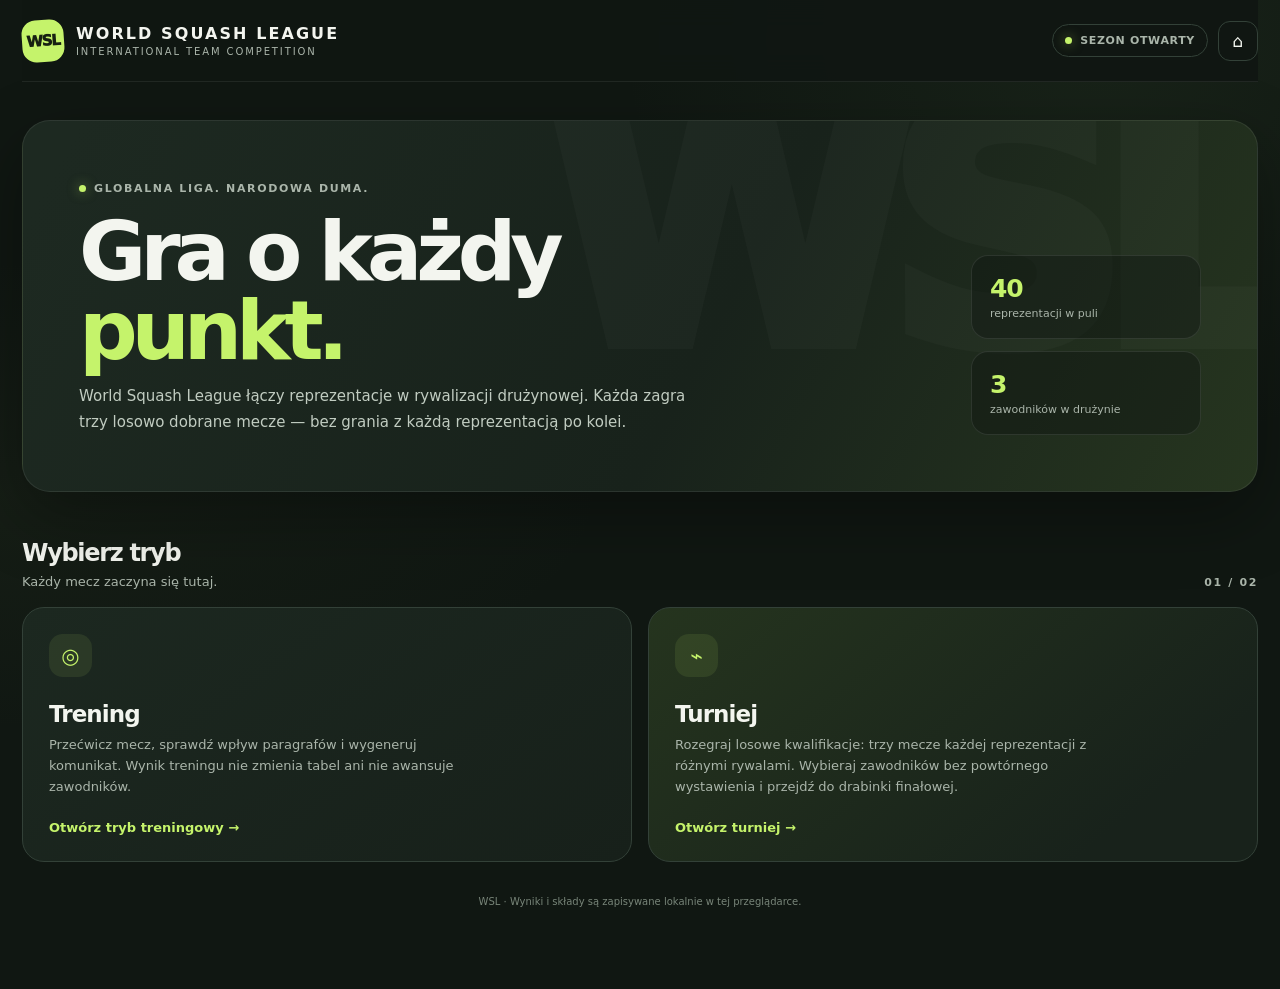
<file: index.html>
<!doctype html>
<html lang="pl">
<head>
  <meta charset="utf-8">
  <meta name="viewport" content="width=device-width, initial-scale=1">
  <meta name="theme-color" content="#101712">
  <title>WSL — World Squash League</title>
  <style>
    :root {
      color-scheme: dark;
      --bg: #101712;
      --panel: #19231d;
      --panel-2: #202c24;
      --line: #334138;
      --text: #f3f5ef;
      --muted: #aab5aa;
      --lime: #c5f36b;
      --lime-dark: #9dc94e;
      --orange: #ff9a67;
      --red: #ff7777;
      --shadow: 0 24px 70px #0005;
      font-family: Inter, ui-sans-serif, system-ui, -apple-system, "Segoe UI", sans-serif;
    }

    * { box-sizing: border-box; }
    body {
      margin: 0;
      min-width: 320px;
      background:
        radial-gradient(ellipse at 86% 4%, #52744520 0, transparent 30rem),
        radial-gradient(ellipse at 0% 50%, #596d3d14 0, transparent 38rem),
        var(--bg);
      color: var(--text);
    }
    button, input, select { font: inherit; }
    button { cursor: pointer; }
    .shell { width: min(1240px, calc(100% - 44px)); margin: 0 auto; }
    .topbar {
      position: sticky;
      top: 0;
      z-index: 25;
      display: flex;
      align-items: center;
      justify-content: space-between;
      gap: 20px;
      min-height: 82px;
      border-bottom: 1px solid #ffffff12;
      background: #101712f2;
      backdrop-filter: blur(14px);
    }
    .brand { display: flex; align-items: center; gap: 12px; }
    .brand-mark {
      display: grid;
      place-items: center;
      width: 42px;
      height: 42px;
      border-radius: 14px;
      background: var(--lime);
      color: #172012;
      font-size: 15px;
      font-weight: 950;
      letter-spacing: -.08em;
      transform: rotate(-4deg);
    }
    .brand-name { font-size: 16px; font-weight: 850; letter-spacing: .13em; }
    .brand-sub { margin-top: 3px; color: var(--muted); font-size: 10px; letter-spacing: .19em; text-transform: uppercase; }
    .top-actions { display: flex; align-items: center; gap: 10px; }
    .status-pill, .eyebrow {
      display: inline-flex;
      align-items: center;
      gap: 8px;
      color: var(--muted);
      font-size: 11px;
      font-weight: 750;
      letter-spacing: .15em;
      text-transform: uppercase;
    }
    .status-pill { padding: 9px 12px; border: 1px solid var(--line); border-radius: 99px; letter-spacing: .06em; }
    .status-dot { width: 7px; height: 7px; border-radius: 50%; background: var(--lime); box-shadow: 0 0 12px #c5f36b80; }
    .icon-button, .nav-button, .button {
      border: 1px solid var(--line);
      background: transparent;
      color: var(--text);
      transition: .18s ease;
    }
    .icon-button { display: grid; place-items: center; width: 40px; height: 40px; border-radius: 12px; font-size: 17px; }
    .icon-button:hover, .nav-button:hover, .button:hover { border-color: var(--lime); color: var(--lime); }
    main { padding: 38px 0 72px; }
    .view { display: none; }
    .view.active { display: block; animation: appear .28s ease both; }
    @keyframes appear { from { opacity: 0; transform: translateY(7px); } to { opacity: 1; transform: none; } }
    .hero {
      position: relative;
      overflow: hidden;
      display: grid;
      grid-template-columns: minmax(0, 1fr) 230px;
      gap: 32px;
      align-items: end;
      min-height: 300px;
      padding: clamp(28px, 5vw, 56px);
      border: 1px solid #ffffff14;
      border-radius: 28px;
      background: linear-gradient(118deg, #1d2921 4%, #18221b 56%, #26351f 100%);
      box-shadow: var(--shadow);
    }
    .hero::after {
      content: "WSL";
      position: absolute;
      right: -15px;
      top: -60px;
      color: #ffffff06;
      font-size: clamp(190px, 29vw, 340px);
      font-weight: 950;
      letter-spacing: -.1em;
      line-height: 1;
      pointer-events: none;
    }
    .hero-copy, .hero-aside { position: relative; z-index: 1; }
    h1 { max-width: 760px; margin: 17px 0 14px; font-size: clamp(42px, 7vw, 82px); line-height: .96; letter-spacing: -.075em; }
    .hero h1 span { color: var(--lime); }
    .hero-copy p { max-width: 610px; margin: 0; color: #c1ccc1; font-size: 15px; line-height: 1.7; }
    .hero-aside { display: flex; flex-direction: column; gap: 12px; }
    .mini-stat { padding: 18px; border: 1px solid #ffffff18; border-radius: 17px; background: #10171273; }
    .mini-stat strong { display: block; color: var(--lime); font-size: 25px; letter-spacing: -.05em; }
    .mini-stat span { display: block; margin-top: 4px; color: var(--muted); font-size: 11px; }
    .section-heading { display: flex; align-items: end; justify-content: space-between; gap: 16px; margin: 47px 0 18px; }
    .section-heading h2, .page-title h1 { margin: 0; letter-spacing: -.055em; }
    .section-heading h2 { font-size: 24px; }
    .section-heading p { margin: 0; color: var(--muted); font-size: 13px; }
    .mode-grid { display: grid; grid-template-columns: repeat(2, minmax(0, 1fr)); gap: 16px; }
    .mode-card {
      position: relative;
      overflow: hidden;
      display: flex;
      flex-direction: column;
      align-items: flex-start;
      min-height: 242px;
      padding: 26px;
      border: 1px solid var(--line);
      border-radius: 22px;
      background: linear-gradient(145deg, #1c2820, #17201a);
      color: var(--text);
      text-align: left;
      transition: transform .2s ease, border-color .2s ease, background .2s ease;
    }
    .mode-card:hover { transform: translateY(-4px); border-color: #c5f36b7a; background: #202c23; }
    .mode-icon { display: grid; place-items: center; width: 43px; height: 43px; border-radius: 14px; background: #c5f36b17; color: var(--lime); font-size: 21px; }
    .mode-card h3 { margin: 24px 0 8px; font-size: 23px; letter-spacing: -.04em; }
    .mode-card p { max-width: 430px; margin: 0; color: var(--muted); font-size: 13px; line-height: 1.6; }
    .mode-arrow { margin-top: auto; padding-top: 22px; color: var(--lime); font-size: 13px; font-weight: 800; }
    .mode-card.tournament { background: linear-gradient(140deg, #25341e, #18221b 80%); }
    .page-top { display: flex; align-items: center; justify-content: space-between; gap: 20px; margin-bottom: 26px; }
    .page-title h1 { margin-top: 9px; font-size: clamp(34px, 5vw, 54px); }
    .page-title p { margin: 9px 0 0; color: var(--muted); font-size: 14px; }
    .button { display: inline-flex; align-items: center; justify-content: center; gap: 9px; min-height: 42px; padding: 0 15px; border-radius: 12px; font-size: 12px; font-weight: 800; }
    .button.primary { border-color: var(--lime); background: var(--lime); color: #172012; }
    .button.primary:hover { border-color: #d7ff91; background: #d7ff91; color: #172012; }
    .button.subtle { background: #ffffff08; }
    .button.danger { color: #ffaaaa; }
    .button:disabled { cursor: not-allowed; opacity: .42; }
    .page-actions { display: flex; flex-wrap: wrap; gap: 9px; }
    .tab-row { display: flex; gap: 7px; padding: 5px; width: fit-content; margin-bottom: 22px; border: 1px solid var(--line); border-radius: 14px; background: #ffffff05; }
    .nav-button { min-height: 36px; padding: 0 14px; border-color: transparent; border-radius: 10px; color: var(--muted); font-size: 12px; font-weight: 750; }
    .nav-button.active { background: var(--panel-2); color: var(--text); }
    .panel { border: 1px solid var(--line); border-radius: 20px; background: linear-gradient(150deg, #1b261f, #17201a); box-shadow: 0 12px 40px #0002; }
    .panel-pad { padding: 22px; }
    .match-layout { display: grid; grid-template-columns: minmax(0, 1.45fr) minmax(285px, .75fr); gap: 17px; align-items: start; }
    .match-panel { overflow: hidden; }
    .match-head { display: flex; align-items: center; justify-content: space-between; gap: 12px; padding: 17px 21px; border-bottom: 1px solid var(--line); background: #ffffff04; }
    .match-head strong { font-size: 13px; letter-spacing: .02em; }
    .match-head span { color: var(--muted); font-size: 11px; }
    .match-body { padding: 20px; }
    .versus { display: grid; grid-template-columns: minmax(0, 1fr) 34px minmax(0, 1fr); gap: 11px; align-items: center; }
    .side-card { min-width: 0; padding: 17px; border: 1px solid var(--line); border-radius: 16px; background: #11191380; }
    .side-label { margin-bottom: 10px; color: var(--muted); font-size: 10px; font-weight: 800; letter-spacing: .14em; text-transform: uppercase; }
    .side-name { min-height: 24px; margin-bottom: 12px; overflow: hidden; font-size: 15px; font-weight: 850; text-overflow: ellipsis; white-space: nowrap; }
    .auto-player { margin: 8px 0 12px; padding: 9px 10px; border: 1px solid #ffffff14; border-radius: 10px; background: #ffffff05; color: var(--lime); font-size: 11px; font-weight: 700; }
    .score-input {
      width: 100%;
      height: 58px;
      margin-top: 12px;
      border: 1px solid #ffffff20;
      border-radius: 12px;
      outline: none;
      background: #ffffff08;
      color: var(--text);
      font-size: 27px;
      font-weight: 850;
      text-align: center;
    }
    .score-input:focus, input:focus, select:focus { border-color: var(--lime); outline: 2px solid #c5f36b22; }
    .versus-mark { color: #718071; font-size: 12px; font-weight: 900; text-align: center; }
    .field-label { display: block; margin: 13px 0 7px; color: var(--muted); font-size: 10px; font-weight: 800; letter-spacing: .08em; text-transform: uppercase; }
    input[type="text"], input[type="number"], select {
      min-width: 0;
      width: 100%;
      min-height: 40px;
      padding: 0 11px;
      border: 1px solid #ffffff1b;
      border-radius: 10px;
      background: #111913;
      color: var(--text);
      outline: none;
    }
    select { cursor: pointer; }
    .tariff-title { display: flex; align-items: center; justify-content: space-between; gap: 12px; margin: 23px 0 11px; }
    .tariff-title h3 { margin: 0; font-size: 13px; }
    .tariff-title span { color: var(--muted); font-size: 10px; }
    .d4-control { display: flex; align-items: center; gap: 7px; color: var(--muted); font-size: 10px; white-space: nowrap; }
    .d4-control input { width: 76px; min-height: 31px; padding: 0 7px; }
    .tariff-grid { display: grid; grid-template-columns: repeat(2, minmax(0, 1fr)); gap: 9px; }
    .tariff-side { padding: 12px; border: 1px solid var(--line); border-radius: 14px; background: #ffffff03; }
    .tariff-side h4 { margin: 0 0 8px; font-size: 11px; }
    .tariff-side.positive h4 { color: var(--lime); }
    .tariff-side.negative h4 { color: var(--orange); }
    .rule {
      display: flex;
      align-items: flex-start;
      gap: 9px;
      padding: 9px 0;
      border-top: 1px solid #ffffff0d;
      color: #d7ded6;
      font-size: 11px;
      line-height: 1.45;
      cursor: pointer;
    }
    .rule input { flex: 0 0 auto; margin: 2px 0 0; accent-color: var(--lime); }
    .rule.negative-rule input { accent-color: var(--orange); }
    .rule b { display: inline-block; min-width: 30px; color: var(--text); }
    .rule em { display: block; margin-top: 2px; color: var(--muted); font-size: 10px; font-style: normal; }
    .idds-rule { padding-bottom: 8px; border-top: 1px solid #ffffff0d; }
    .idds-rule .rule { border-top: 0; padding-bottom: 4px; }
    .idds-control { display: flex; align-items: center; gap: 8px; padding-left: 27px; color: var(--muted); font-size: 10px; }
    .idds-control input { width: 82px; min-height: 30px; padding: 0 7px; }
    .unpriced { color: var(--orange); }
    .match-actions { display: flex; flex-wrap: wrap; gap: 9px; margin-top: 18px; }
    .result-box { margin-top: 16px; padding: 17px; border: 1px solid #c5f36b40; border-radius: 15px; background: #c5f36b09; }
    .result-box h3 { margin: 0 0 8px; color: var(--lime); font-size: 12px; }
    .result-text { margin: 0; color: #dce5d8; font-size: 12px; line-height: 1.7; white-space: pre-line; }
    .result-box .button { margin-top: 13px; }
    .side-stack { display: flex; flex-direction: column; gap: 15px; }
    .side-stack h3 { margin: 0; font-size: 13px; }
    .side-stack .muted { margin: 7px 0 0; color: var(--muted); font-size: 11px; line-height: 1.55; }
    .rule-legend { display: flex; flex-direction: column; gap: 8px; margin-top: 14px; }
    .legend-row { display: flex; justify-content: space-between; gap: 14px; color: #d7ded6; font-size: 11px; }
    .legend-row span:last-child { flex: 0 0 auto; color: var(--muted); }
    .callout { padding: 13px; border: 1px solid #ffffff12; border-radius: 12px; background: #ffffff04; color: var(--muted); font-size: 11px; line-height: 1.55; }
    .leader-grid { display: grid; grid-template-columns: 1fr 1fr; gap: 14px; margin-top: 17px; }
    .leader-panel { overflow: hidden; }
    .leader-panel header { display: flex; align-items: center; justify-content: space-between; padding: 17px 19px; border-bottom: 1px solid var(--line); }
    .leader-panel h3 { margin: 0; font-size: 13px; }
    .leader-panel header span { color: var(--muted); font-size: 10px; }
    .leader-list { margin: 0; padding: 5px 19px 14px; list-style: none; }
    .leader-list li { display: grid; grid-template-columns: 28px minmax(0, 1fr) auto; gap: 9px; align-items: center; padding: 10px 0; border-bottom: 1px solid #ffffff0d; }
    .leader-list li:last-child { border-bottom: 0; }
    .rank { color: #748174; font-size: 10px; font-weight: 800; }
    .leader-name { overflow: hidden; font-size: 11px; font-weight: 750; text-overflow: ellipsis; white-space: nowrap; }
    .leader-sub { display: block; margin-top: 3px; color: var(--muted); font-size: 10px; font-weight: 450; }
    .leader-score { color: var(--lime); font-size: 12px; font-weight: 850; white-space: nowrap; }
    .tournament-layout { display: grid; grid-template-columns: minmax(0, 1fr) 320px; gap: 16px; align-items: start; }
    .phase-banner { display: flex; align-items: center; justify-content: space-between; gap: 15px; margin-bottom: 16px; padding: 18px 20px; border: 1px solid #c5f36b35; border-radius: 17px; background: linear-gradient(105deg, #c5f36b11, #ffffff03); }
    .phase-banner strong { display: block; font-size: 16px; }
    .phase-banner span { display: block; margin-top: 4px; color: var(--muted); font-size: 11px; }
    .phase-number { color: var(--lime); font-size: 12px; font-weight: 850; white-space: nowrap; }
    .team-list { display: flex; flex-direction: column; }
    .team-row { display: grid; grid-template-columns: 37px minmax(0,1fr) 65px 86px; gap: 10px; align-items: center; padding: 12px 18px; border-bottom: 1px solid #ffffff0d; }
    .team-row:last-child { border-bottom: 0; }
    .team-rank { color: var(--muted); font-size: 11px; font-weight: 850; }
    .team-title { min-width: 0; font-size: 12px; font-weight: 800; }
    .team-meta { overflow: hidden; margin-top: 3px; color: var(--muted); font-size: 10px; text-overflow: ellipsis; white-space: nowrap; }
    .team-points { color: var(--lime); font-size: 12px; font-weight: 850; text-align: right; }
    .team-record { color: var(--muted); font-size: 10px; text-align: right; }
    .team-row.qualified .team-rank { color: var(--lime); }
    .team-row.qualified { background: #c5f36b08; }
    .team-edit-row { display: flex; align-items: center; justify-content: space-between; gap: 12px; padding: 13px 15px; border-bottom: 1px solid #ffffff0d; }
    .team-edit-actions { display: flex; align-items: center; gap: 8px; }
    .team-rule-setting { display: flex; align-items: center; gap: 8px; margin-top: 12px; color: #d7ded6; font-size: 11px; cursor: pointer; }
    .team-rule-setting input { accent-color: var(--lime); }
    .team-disqualified { color: var(--orange); font-size: 11px; font-weight: 750; }
    .team-edit-row:last-child { border: 0; }
    .team-remove-button { flex: 0 0 auto; min-height: 34px; padding: 0 10px; }
    .team-edit-row summary { display: flex; align-items: center; justify-content: space-between; gap: 10px; cursor: pointer; list-style: none; }
    .team-edit-row summary::-webkit-details-marker { display: none; }
    .team-details { width: 100%; }
    .team-details summary:after { content: "+"; color: var(--lime); font-size: 17px; }
    .team-details[open] summary:after { content: "−"; }
    .team-details input[type="text"] { min-height: 34px; font-size: 11px; }
    .roster-grid { display: grid; grid-template-columns: repeat(3, minmax(0,1fr)); gap: 8px; padding: 13px 0 2px; }
    .roster-grid label { color: var(--muted); font-size: 9px; }
    .roster-grid input { margin-top: 5px; }
    .recent-list { max-height: 330px; overflow: auto; }
    .recent-item { padding: 12px 0; border-bottom: 1px solid #ffffff0d; }
    .recent-item:last-child { border-bottom: 0; }
    .recent-teams { font-size: 11px; font-weight: 750; line-height: 1.5; }
    .recent-score { margin-top: 4px; color: var(--lime); font-size: 10px; }
    .empty-state { padding: 24px 16px; color: var(--muted); font-size: 12px; line-height: 1.6; text-align: center; }
    .bracket-banner { margin-top: 15px; padding: 15px 17px; border: 1px solid #ffffff12; border-radius: 15px; background: #ffffff04; }
    .bracket-banner h3 { margin: 0 0 11px; font-size: 12px; }
    .bracket-stage { margin-top: 12px; color: var(--lime); font-size: 10px; font-weight: 850; letter-spacing: .09em; text-transform: uppercase; }
    .bracket-line { display: flex; justify-content: space-between; gap: 10px; padding: 7px 0; color: #d5ded3; font-size: 10px; }
    .bracket-line small { color: var(--muted); }
    .champion { padding: 24px; text-align: center; }
    .champion-mark { display: grid; place-items: center; width: 54px; height: 54px; margin: 0 auto 13px; border-radius: 18px; background: #c5f36b18; color: var(--lime); font-size: 23px; }
    .champion p { margin: 7px 0 0; color: var(--muted); font-size: 11px; line-height: 1.6; }
    .notice { margin-top: 15px; padding: 12px 14px; border: 1px solid #ff9a6733; border-radius: 12px; background: #ff9a670a; color: #f0c0a8; font-size: 11px; line-height: 1.5; }
    .footer-note { margin-top: 34px; color: #788579; font-size: 10px; text-align: center; }
    .toast { position: fixed; right: 20px; bottom: 20px; z-index: 20; padding: 12px 16px; border: 1px solid #c5f36b55; border-radius: 12px; background: #1c2820; color: var(--text); font-size: 12px; box-shadow: var(--shadow); opacity: 0; transform: translateY(8px); pointer-events: none; transition: .2s; }
    .toast.show { opacity: 1; transform: none; }
    .modal-backdrop { position: fixed; inset: 0; z-index: 30; display: none; place-items: center; padding: 20px; background: #080c09cc; }
    .modal-backdrop.open { display: grid; }
    .modal { width: min(460px, 100%); padding: 24px; border: 1px solid var(--line); border-radius: 20px; background: #1a251e; box-shadow: var(--shadow); }
    .modal h2 { margin: 0; font-size: 22px; letter-spacing: -.04em; }
    .modal p { color: var(--muted); font-size: 12px; line-height: 1.6; }
    .modal-actions { display: flex; justify-content: flex-end; gap: 8px; margin-top: 18px; }
    .modal .field-label { margin-top: 15px; }
    @media (max-width: 900px) {
      .match-layout, .tournament-layout { grid-template-columns: 1fr; }
      .side-stack { display: grid; grid-template-columns: 1fr 1fr; }
      .tournament-aside { display: grid; grid-template-columns: 1fr 1fr; gap: 14px; }
    }
    @media (max-width: 620px) {
      .shell { width: min(100% - 28px, 1240px); }
      .topbar { min-height: 70px; }
      .status-pill { display: none; }
      main { padding-top: 22px; }
      .hero { grid-template-columns: 1fr; gap: 20px; min-height: auto; padding: 27px 22px; border-radius: 22px; }
      .hero-aside { display: grid; grid-template-columns: 1fr 1fr; }
      .hero::after { top: 5px; right: -20px; font-size: 155px; }
      .mini-stat { padding: 13px; }
      .mini-stat strong { font-size: 21px; }
      .section-heading { align-items: flex-start; flex-direction: column; margin-top: 34px; }
      .mode-grid, .leader-grid { grid-template-columns: 1fr; }
      .mode-card { min-height: 220px; }
      .page-top { align-items: flex-start; flex-direction: column; }
      .page-top > .button { align-self: stretch; }
      .page-actions { width: 100%; }
      .page-actions .button { flex: 1; }
      .tab-row { width: 100%; }
      .nav-button { flex: 1; padding: 0 8px; }
      .panel-pad { padding: 16px; }
      .match-body { padding: 14px; }
      .versus { grid-template-columns: minmax(0,1fr) 20px minmax(0,1fr); gap: 6px; }
      .side-card { padding: 12px 9px; }
      .side-name { font-size: 12px; }
      .tariff-grid { grid-template-columns: 1fr; }
      .side-stack, .tournament-aside { grid-template-columns: 1fr; }
      .team-row { grid-template-columns: 28px minmax(0,1fr) 53px 65px; gap: 7px; padding: 11px 12px; }
      .team-edit-row { padding-inline: 12px; }
      .roster-grid { grid-template-columns: 1fr; gap: 4px; }
      .roster-grid label { display: grid; grid-template-columns: 95px minmax(0,1fr); align-items: center; gap: 7px; }
      .roster-grid input { margin-top: 0; }
      .phase-banner { align-items: flex-start; flex-direction: column; }
      .match-actions .button { flex: 1; }
    }
    @media (max-width: 520px) {
      .shell { width: min(100% - 22px, 1240px); }
      .brand-mark { width: 38px; height: 38px; }
      .brand-name { font-size: 13px; letter-spacing: .1em; }
      .brand-sub { font-size: 9px; letter-spacing: .12em; }
      .top-actions { gap: 5px; }
      .icon-button { width: 38px; height: 38px; }
      .hero { padding: 23px 18px; }
      .hero-copy p { font-size: 13px; }
      .page-title h1 { font-size: 38px; }
      .page-title p { font-size: 12px; line-height: 1.55; }
      .page-actions { width: 100%; }
      .page-actions .button { flex: 1 1 100%; min-height: 46px; }
      .tab-row { display: grid; grid-template-columns: repeat(2, minmax(0, 1fr)); gap: 5px; }
      .nav-button { min-height: 42px; }
      .phase-banner { padding: 15px; }
      .match-head { align-items: flex-start; flex-direction: column; gap: 5px; padding: 14px; }
      .match-body { padding: 11px; }
      .versus { grid-template-columns: minmax(0,1fr); gap: 8px; }
      .versus-mark { padding: 0; font-size: 10px; }
      .side-card { padding: 14px; }
      .side-name { min-height: 20px; font-size: 13px; }
      .score-input { height: 50px; font-size: 24px; }
      .d4-control { align-items: flex-start; flex-direction: column; }
      .d4-control input { width: 100%; }
      .tariff-title { align-items: flex-start; }
      .tariff-title > div > span { display: block; margin-top: 5px; line-height: 1.4; }
      .tariff-side { padding: 10px 12px; }
      .rule { min-height: 42px; font-size: 12px; }
      .rule input { width: 17px; height: 17px; }
      .match-actions { display: grid; grid-template-columns: 1fr; }
      .match-actions .button { min-height: 46px; }
      .team-row { grid-template-columns: 24px minmax(0,1fr); gap: 5px 8px; }
      .team-points, .team-record { grid-row: 2; text-align: left; }
      .team-points { grid-column: 2; }
      .team-record { grid-column: 2; margin-left: 78px; }
      .team-edit-row { align-items: flex-start; flex-wrap: wrap; }
      .team-edit-actions { width: 100%; justify-content: flex-end; }
      .leader-panel header { align-items: flex-start; flex-direction: column; gap: 4px; padding: 14px; }
      .leader-list { padding-inline: 13px; }
      .panel { border-radius: 16px; }
      .panel-pad { padding: 14px; }
      .toast { right: 11px; bottom: 11px; left: 11px; text-align: center; }
      .modal-backdrop { padding: 12px; }
      .modal { padding: 20px; }
      .modal-actions { display: grid; grid-template-columns: 1fr 1fr; }
      .modal-actions .button { min-height: 44px; padding: 0 8px; }
    }
  </style>
</head>
<body>
  <div class="shell">
    <header class="topbar">
      <div class="brand">
        <div class="brand-mark">WSL</div>
        <div>
          <div class="brand-name">WORLD SQUASH LEAGUE</div>
          <div class="brand-sub">International team competition</div>
        </div>
      </div>
      <div class="top-actions">
        <span class="status-pill"><span class="status-dot"></span> Sezon otwarty</span>
        <button class="button danger" id="topResetButton" data-action="reset" style="display:none">↺ Reset</button>
        <button class="icon-button" id="homeButton" aria-label="Strona główna" title="Strona główna">⌂</button>
      </div>
    </header>

    <main>
      <section id="homeView" class="view active">
        <div class="hero">
          <div class="hero-copy">
            <div class="eyebrow"><span class="status-dot"></span> Globalna liga. Narodowa duma.</div>
            <h1>Gra o każdy<br><span>punkt.</span></h1>
            <p>World Squash League łączy reprezentacje w rywalizacji drużynowej. Każda zagra trzy losowo dobrane mecze — bez grania z każdą reprezentacją po kolei.</p>
          </div>
          <div class="hero-aside">
            <div class="mini-stat"><strong id="homeTeamCount">40</strong><span>reprezentacji w puli</span></div>
            <div class="mini-stat"><strong>3</strong><span>zawodników w drużynie</span></div>
          </div>
        </div>
        <div class="section-heading">
          <div><h2>Wybierz tryb</h2><p style="margin-top:7px">Każdy mecz zaczyna się tutaj.</p></div>
          <span class="eyebrow">01 / 02</span>
        </div>
        <div class="mode-grid">
          <button class="mode-card" data-go="training">
            <span class="mode-icon">◎</span>
            <h3>Trening</h3>
            <p>Przećwicz mecz, sprawdź wpływ paragrafów i wygeneruj komunikat. Wynik treningu nie zmienia tabel ani nie awansuje zawodników.</p>
            <span class="mode-arrow">Otwórz tryb treningowy <span aria-hidden="true">→</span></span>
          </button>
          <button class="mode-card tournament" data-go="tournament">
            <span class="mode-icon">⌁</span>
            <h3>Turniej</h3>
            <p>Rozegraj losowe kwalifikacje: trzy mecze każdej reprezentacji z różnymi rywalami. Wybieraj zawodników bez powtórnego wystawienia i przejdź do drabinki finałowej.</p>
            <span class="mode-arrow">Otwórz turniej <span aria-hidden="true">→</span></span>
          </button>
        </div>
        <p class="footer-note">WSL · Wyniki i składy są zapisywane lokalnie w tej przeglądarce.</p>
      </section>

      <section id="trainingView" class="view">
        <div class="page-top">
          <div class="page-title">
            <div class="eyebrow">Tryb 01 · Bez awansu</div>
            <h1>Trening</h1>
            <p>Przetestuj punktację meczu i taryfikator. Wynik nie wpływa na turniej.</p>
          </div>
          <div class="page-actions">
            <button class="button subtle" data-go="home">← Wróć</button>
            <button class="button danger" data-action="reset">↺ Resetuj turniej</button>
          </div>
        </div>
        <div class="match-layout">
          <div id="trainingMatch"></div>
          <aside class="side-stack">
            <div class="panel panel-pad">
              <h3>Jak liczone są punkty?</h3>
              <p class="muted">Punkty z gry są korygowane o zaznaczone paragrafy. Dodatnie dodają punkty, ujemne je odejmują. Trening nie zmienia tabeli turniejowej.</p>
              <div id="tariffLegend" class="rule-legend"></div>
            </div>
            <div class="callout">Wynik treningowy możesz poprawiać i kopiować do protokołu. Nie zostanie dopisany do historii turnieju.</div>
          </aside>
        </div>
      </section>

      <section id="tournamentView" class="view">
        <div class="page-top">
          <div class="page-title">
            <div class="eyebrow">Tryb 02 · Rywalizacja reprezentacji</div>
            <h1>Turniej WSL</h1>
            <p>Kwalifikacje, faza pucharowa i finał. Każda reprezentacja wystawia jednego zawodnika na mecz.</p>
          </div>
          <button class="button subtle" data-go="home">← Wróć do wyboru trybu</button>
        </div>
        <div class="tab-row" role="tablist" aria-label="Sekcje turnieju">
          <button class="nav-button active" type="button" data-tab="matches">Mecz</button>
          <button class="nav-button" type="button" data-tab="standings">Tabela</button>
          <button class="nav-button" type="button" data-tab="teams">Reprezentacje</button>
          <button class="nav-button" type="button" data-tab="history">Historia</button>
        </div>
        <div id="tournamentMatchesTab" class="tournament-tab">
          <div id="tournamentPhaseBanner"></div>
          <div class="tournament-layout">
            <div id="tournamentMatch"></div>
            <aside class="side-stack tournament-aside">
              <div id="tournamentLeaders"></div>
              <div id="bracketPanel"></div>
            </aside>
          </div>
        </div>
        <div id="tournamentStandingsTab" class="tournament-tab" hidden>
          <div class="panel">
            <div class="match-head"><strong>Klasyfikacja drużynowa</strong><span>Awans do fazy pucharowej: 12 reprezentacji</span></div>
            <div id="standingsList" class="team-list"></div>
          </div>
          <div class="leader-grid">
            <div class="panel leader-panel"><header><h3>Klasyfikacja indywidualna</h3><span>suma punktów zawodnika</span></header><ol id="individualList" class="leader-list"></ol></div>
            <div class="panel panel-pad"><h3 style="margin:0;font-size:13px">Zasady awansu</h3><p class="muted" style="color:var(--muted);font-size:11px;line-height:1.6">W kwalifikacjach każda reprezentacja rozgrywa 3 mecze z losowo dobranymi przeciwnikami. Mecze nie powtarzają się, a terminarz jest losowo przemieszany. Pierwszych 12 drużyn przechodzi dalej. Cztery najwyżej sklasyfikowane otrzymują wolny los do ćwierćfinału.</p><div id="qualifierNotice"></div></div>
          </div>
        </div>
        <div id="tournamentTeamsTab" class="tournament-tab" hidden>
          <div class="page-top" style="margin-bottom:14px">
            <div><h2 style="margin:0;font-size:20px;letter-spacing:-.04em">Składy reprezentacji</h2><p style="margin:6px 0 0;color:var(--muted);font-size:12px">Zmień składy lub dyskwalifikuj reprezentacje. Po zapisaniu wyników nie można usuwać dodanych reprezentacji.</p></div>
            <button class="button primary" id="addTeamButton">＋ Dodaj reprezentację</button>
          </div>
          <div id="teamsEditor" class="panel"></div>
        </div>
        <div id="tournamentHistoryTab" class="tournament-tab" hidden>
          <div class="panel panel-pad"><h2 style="margin:0 0 14px;font-size:18px">Ostatnie mecze</h2><div id="historyList" class="recent-list"></div></div>
        </div>
      </section>
    </main>
  </div>
  <div id="toast" class="toast" role="status" aria-live="polite"></div>
  <div id="resetModal" class="modal-backdrop" role="dialog" aria-modal="true" aria-labelledby="resetTitle">
    <div class="modal">
      <h2 id="resetTitle">Zresetować turniej?</h2>
      <p>Usunięte zostaną wyniki, historia i awanse. Nazwy reprezentacji oraz zawodników pozostaną bez zmian.</p>
      <div class="modal-actions"><button class="button subtle" id="cancelReset">Anuluj</button><button class="button danger" id="confirmReset">Resetuj wyniki</button></div>
    </div>
  </div>

  <script>
    (() => {
      const STORAGE_KEY = "wsl-tournament-v1";
      const countries = [
        "Argentyna", "Australia", "Austria", "Belgia", "Brazylia", "Bułgaria", "Chile", "Chiny",
        "Chorwacja", "Czechy", "Dania", "Egipt", "Finlandia", "Francja", "Grecja", "Hiszpania",
        "Indie", "Indonezja", "Irlandia", "Islandia", "Japonia", "Kanada", "Katar", "Kolumbia",
        "Korea Południowa", "Korea Północna", "Liban", "Malezja", "Maroko", "Meksyk", "Niemcy",
        "Nigeria", "Norwegia", "Nowa Zelandia", "Pakistan", "Polska", "Portugalia", "RPA",
        "Rumunia", "Arabia Saudyjska"
      ];
      const countryNamePools = {
        "Argentyna": ["Mateo González", "Tomás Rodríguez", "Santiago Fernández", "Nicolás Pérez", "Benjamín López"],
        "Australia": ["Jack Thompson", "Liam Wilson", "Oliver Brown", "Noah Taylor", "Ethan Walker"],
        "Austria": ["Lukas Gruber", "Felix Wagner", "Paul Hofer", "David Bauer", "Simon Leitner"],
        "Belgia": ["Noah Peeters", "Lucas Janssens", "Arthur Dubois", "Louis Lambert", "Milan Vermeulen"],
        "Brazylia": ["Lucas Silva", "Gabriel Santos", "Rafael Oliveira", "Pedro Costa", "Matheus Pereira"],
        "Bułgaria": ["Georgi Ivanov", "Dimitar Petrov", "Nikolay Dimitrov", "Ivan Georgiev", "Martin Stoyanov"],
        "Chile": ["Matías González", "Benjamín Muñoz", "Vicente Rojas", "Joaquín Díaz", "Tomás Sepúlveda"],
        "Chiny": ["Wei Zhang", "Ming Li", "Jun Wang", "Hao Chen", "Lei Liu"],
        "Chorwacja": ["Luka Horvat", "Ivan Kovačić", "Marko Babić", "Petar Novak", "Mateo Jurić"],
        "Czechy": ["Jakub Novák", "Tomáš Svoboda", "Matěj Dvořák", "Adam Černý", "Filip Procházka"],
        "Dania": ["William Nielsen", "Oscar Jensen", "Lucas Hansen", "Malthe Pedersen", "Noah Andersen"],
        "Egipt": ["Omar Hassan", "Youssef Mahmoud", "Karim Ibrahim", "Mostafa Ali", "Ziad Mohamed"],
        "Finlandia": ["Elias Korhonen", "Onni Virtanen", "Leo Mäkinen", "Eetu Nieminen", "Aino Laine"],
        "Francja": ["Louis Martin", "Gabriel Bernard", "Raphaël Petit", "Jules Moreau", "Adam Laurent"],
        "Grecja": ["Nikos Papadopoulos", "Dimitris Georgiou", "Giorgos Nikolaidis", "Andreas Dimitriou", "Petros Ioannou"],
        "Hiszpania": ["Hugo García", "Martín López", "Pablo Sánchez", "Leo Martínez", "Daniel Romero"],
        "Indie": ["Arjun Sharma", "Aarav Patel", "Rohan Singh", "Dev Mehta", "Ishaan Kapoor"],
        "Indonezja": ["Rizky Pratama", "Aditya Saputra", "Bima Wijaya", "Dimas Santoso", "Fajar Hidayat"],
        "Irlandia": ["Jack Murphy", "James Kelly", "Conor Byrne", "Cian Walsh", "Finn O'Brien"],
        "Islandia": ["Aron Jónsson", "Einar Guðmundsson", "Björn Ólafsson", "Kári Einarsson", "Elín Magnúsdóttir"],
        "Japonia": ["Haruto Sato", "Yuto Suzuki", "Sota Takahashi", "Ren Tanaka", "Kaito Watanabe"],
        "Kanada": ["Liam Tremblay", "Noah Martin", "Ethan Wilson", "Lucas Roy", "Oliver Brown"],
        "Katar": ["Hamad Al-Kuwari", "Nasser Al-Marri", "Khalid Al-Thani", "Fahad Al-Mohannadi", "Jassim Al-Sulaiti"],
        "Kolumbia": ["Santiago Ramírez", "Juan Rodríguez", "Samuel Torres", "Nicolás Gómez", "Daniel Herrera"],
        "Korea Południowa": ["Min-jun Kim", "Seo-jun Lee", "Do-yun Park", "Ji-hoon Choi", "Ha-eun Jung"],
        "Korea Północna": ["Chol-min Kim", "Yong-su Ri", "Kwang-hyok Pak", "Song-chol Choe", "Myong-il Kang"],
        "Liban": ["Karim Haddad", "Rami Khoury", "Elias Nassar", "Ziad Saad", "Nour Mansour"],
        "Malezja": ["Muhammad Amir", "Ahmad Danish", "Hafiz Rahman", "Wei Jian Lim", "Arjun Nair"],
        "Maroko": ["Youssef El Amrani", "Amine Benali", "Mehdi Alaoui", "Ilyas Berrada", "Rachid Ait Said"],
        "Meksyk": ["Santiago Hernández", "Mateo García", "Diego Martínez", "Sebastián López", "Emiliano Pérez"],
        "Niemcy": ["Leon Müller", "Paul Schmidt", "Felix Schneider", "Lukas Fischer", "Jonas Weber"],
        "Nigeria": ["Chinedu Okafor", "Adeyemi Oladipo", "Ibrahim Musa", "Chukwudi Eze", "Tunde Adebayo"],
        "Norwegia": ["Jakob Hansen", "Emil Johansen", "Noah Olsen", "Aksel Larsen", "Lukas Berg"],
        "Nowa Zelandia": ["Jack Wilson", "Oliver Thompson", "Liam Walker", "Mia Rangi", "Wiremu Te Aho"],
        "Pakistan": ["Hamza Khan", "Ali Ahmed", "Usman Malik", "Bilal Hussain", "Zain Shah"],
        "Polska": ["Jan Kowalski", "Piotr Nowak", "Jakub Wiśniewski", "Michał Wójcik", "Kacper Kamiński", "Adam Lewandowski", "Filip Zieliński", "Tomasz Szymański", "Mateusz Woźniak"],
        "Portugalia": ["João Silva", "Afonso Santos", "Miguel Ferreira", "Diogo Costa", "Tomás Oliveira"],
        "RPA": ["Sipho Nkosi", "Thabo Mokoena", "Lethabo Dlamini", "Ayanda Khumalo", "Lwazi Ndlovu"],
        "Rumunia": ["Andrei Popescu", "David Ionescu", "Alexandru Stan", "Mihai Dumitru", "Ștefan Radu"],
        "Arabia Saudyjska": ["Faisal Al-Qahtani", "Abdullah Al-Harbi", "Omar Al-Dossari", "Saud Al-Otaibi", "Khalid Al-Shammari"]
      };
      const polandTeamId = "team-36";
      const rules = [
        { id: "D.1", label: "Fair play.", value: 0.75, positive: true },
        { id: "D.2", label: "Przewaga całe spotkanie.", value: 0.5, positive: true },
        { id: "D.3", label: "Pomoc zawodnikowi lub trenerowi w potrzebie.", value: 1, positive: true },
        { id: "D.4", label: 'Prawidłowe żądanie "CHALLANGE".', value: 0, positive: true, configurable: true },
        { id: "D.5", label: "Serwis oddany w punkt serwisowy.", value: 1.5, positive: true },
        { id: "D.IDDS", label: "Inne do dyspozycji sędziego.", value: 0, positive: true, manual: true },
        { id: "U.1", label: "Niebezpieczna gra.", value: -1.5, positive: false },
        { id: "U.2", label: "Niestosowanie się do uwag sędziego.", value: -2, positive: false },
        { id: "U.3", label: "Zagranie DOWNem za linią wyznaczającą.", value: -1, positive: false },
        { id: "U.4", label: "Obrażanie przeciwnika, trenera, sędziego lub kibica.", value: -1.5, positive: false },
        { id: "U.5", label: "Nietrafiony serwis.", value: -1, positive: false },
        { id: "U.IDDS", label: "Inne do dyspozycji sędziego.", value: 0, positive: false, manual: true }
      ];

      const makeTeams = () => countries.map((name, index) => {
        const id = `team-${index + 1}`;
        return {
          id,
          name,
          preventConsecutivePlayer: true,
          players: createPlayers(id, name)
        };
      });

      function createPlayers(teamId, countryName) {
        if (countryName === "Polska") {
          return [1, 2, 3].map(number => ({ id: `${teamId}-player-${number}`, name: "" }));
        }
        const names = countryNamePools[countryName] || ["Alex Morgan", "Sam Taylor", "Jordan Lee", "Casey Brown", "Robin Miller"];
        const shuffledNames = shuffled(names);
        return [1, 2, 3].map((number, index) => ({
          id: `${teamId}-player-${number}`,
          name: shuffledNames[index % shuffledNames.length]
        }));
      }

      function isPolandTeam(teamId) {
        return teamId === polandTeamId;
      }

      function shuffled(items) {
        const result = [...items];
        for (let index = result.length - 1; index > 0; index -= 1) {
          const other = Math.floor(Math.random() * (index + 1));
          [result[index], result[other]] = [result[other], result[index]];
        }
        return result;
      }

      function createQualificationSchedule(teams) {
        if (teams.length < 2 || teams.length % 2 !== 0) return [];
        const rotation = shuffled(teams.map(team => team.id));
        const teamOrder = new Map(teams.map((team, index) => [team.id, index]));
        const rounds = [];
        for (let roundIndex = 0; roundIndex < rotation.length - 1; roundIndex += 1) {
          const fixtures = [];
          for (let index = 0; index < rotation.length / 2; index += 1) {
            const first = rotation[index];
            const second = rotation[rotation.length - 1 - index];
            const [teamAId, teamBId] = Math.random() < 0.5 ? [first, second] : [second, first];
            const [firstId, secondId] = [teamAId, teamBId].sort((a, b) => teamOrder.get(a) - teamOrder.get(b));
            fixtures.push({
              id: `qual-${firstId}-${secondId}`,
              teamAId,
              teamBId
            });
          }
          rounds.push(fixtures);
          rotation.splice(1, 0, rotation.pop());
        }
        const selectedRounds = shuffled(rounds).slice(0, 3);
        for (let attempt = 0; attempt < 100; attempt += 1) {
          const schedule = shuffled(selectedRounds).flatMap(round => shuffled(round));
          const hasBackToBackTeam = schedule.some((fixture, index) => {
            const previous = schedule[index - 1];
            return previous && (
              fixture.teamAId === previous.teamAId ||
              fixture.teamAId === previous.teamBId ||
              fixture.teamBId === previous.teamAId ||
              fixture.teamBId === previous.teamBId
            );
          });
          if (!hasBackToBackTeam) return schedule;
        }
        return selectedRounds.flat();
      }

      const freshState = () => {
        const teams = makeTeams();
        return {
          teams,
          records: [],
          phase: "qualifications",
          bracket: null,
          lastPlayerByTeam: {},
          disqualifiedTeamIds: [],
          d4Value: 0,
          qualificationSchedule: createQualificationSchedule(teams),
          qualificationScheduleVersion: 2
        };
      };

      let state = loadState();
      let trainingResult = null;
      let activeTab = "matches";
      let toastTimer;
      saveState();

      function loadState() {
        try {
          const saved = JSON.parse(localStorage.getItem(STORAGE_KEY));
          if (saved && Array.isArray(saved.teams) && saved.teams.length >= 2 && Array.isArray(saved.records)) {
            saved.d4Value = Number.isFinite(Number(saved.d4Value)) ? Number(saved.d4Value) : 0;
            saved.lastPlayerByTeam = saved.lastPlayerByTeam || {};
            saved.disqualifiedTeamIds = Array.isArray(saved.disqualifiedTeamIds) ? saved.disqualifiedTeamIds : [];
            if (!Array.isArray(saved.qualificationSchedule) ||
                (saved.qualificationScheduleVersion !== 2 &&
                  !saved.records.some(record => record.phase === "qualifications"))) {
              saved.qualificationSchedule = createQualificationSchedule(saved.teams);
            }
            saved.qualificationScheduleVersion = 2;
            saved.teams.forEach(team => {
              team.preventConsecutivePlayer = team.preventConsecutivePlayer !== false;
              const names = countryNamePools[team.name];
              if (!names) return;
              if (team.id === polandTeamId) {
                team.players.forEach(player => {
                  if (names.includes(player.name)) player.name = "";
                });
                return;
              }
              const shuffledNames = shuffled(names);
              let nameIndex = 0;
              const usedNames = new Set();
              team.players.forEach(player => {
                if (/^Zawodnik \d+$/.test(player.name) || (names.includes(player.name) && usedNames.has(player.name))) {
                  let candidate = shuffledNames[nameIndex % shuffledNames.length];
                  while (usedNames.has(candidate) && nameIndex < shuffledNames.length) {
                    nameIndex += 1;
                    candidate = shuffledNames[nameIndex % shuffledNames.length];
                  }
                  player.name = candidate;
                  usedNames.add(candidate);
                  nameIndex += 1;
                } else usedNames.add(player.name);
              });
            });
            return saved;
          }
        } catch (error) {
          console.warn("Nie udało się odczytać zapisanego turnieju WSL.", error);
        }
        return freshState();
      }

      function saveState() {
        try {
          localStorage.setItem(STORAGE_KEY, JSON.stringify(state));
        } catch (error) {
          showToast("Nie udało się zapisać danych w przeglądarce.");
          console.error("Nie udało się zapisać turnieju WSL.", error);
        }
      }

      const escapeHtml = value => String(value ?? "").replace(/[&<>"']/g, char => ({
        "&": "&amp;", "<": "&lt;", ">": "&gt;", '"': "&quot;", "'": "&#39;"
      })[char]);
      const formatPoints = value => {
        const rounded = Math.round((Number(value) + Number.EPSILON) * 100) / 100;
        return Number.isInteger(rounded) ? String(rounded) : String(rounded).replace(".", ",");
      };
      const pointsWord = value => {
        const number = Number(value);
        if (!Number.isInteger(number)) return "punktu";
        const lastTwo = Math.abs(number) % 100;
        const last = Math.abs(number) % 10;
        if (lastTwo >= 12 && lastTwo <= 14) return "punktów";
        if (last >= 2 && last <= 4) return "punkty";
        return number === 1 || number === -1 ? "punkt" : "punktów";
      };
      const getTeam = id => state.teams.find(team => team.id === id);
      const getPlayer = id => state.teams.flatMap(team => team.players).find(player => player.id === id);
      const teamName = id => getTeam(id)?.name || "Nieznana reprezentacja";
      const playerName = id => getPlayer(id)?.name || "Nieznany zawodnik";
      const teamForPlayer = playerId => state.teams.find(team => team.players.some(player => player.id === playerId));
      const isDisqualified = teamId => state.disqualifiedTeamIds.includes(teamId);
      const ruleValue = rule => rule.configurable ? Number(state.d4Value) || 0 : rule.value;
      const selectedRuleValue = (ids, iddsValues = {}) => rules.filter(rule => ids.includes(rule.id)).reduce((sum, rule) => {
        if (rule.manual) {
          const value = Number(iddsValues[rule.id]) || 0;
          return sum + (rule.positive ? value : -value);
        }
        return sum + ruleValue(rule);
      }, 0);
      const selectedRuleText = ids => ids.length ? ids.join(", ") : "brak";

      function showToast(message) {
        const toast = document.getElementById("toast");
        toast.textContent = message;
        toast.classList.add("show");
        clearTimeout(toastTimer);
        toastTimer = setTimeout(() => toast.classList.remove("show"), 2600);
      }

      function navigate(view) {
        document.querySelectorAll(".view").forEach(element => element.classList.toggle("active", element.id === `${view}View`));
        document.getElementById("topResetButton").style.display = view === "tournament" ? "inline-flex" : "none";
        if (view === "tournament") renderTournament();
        if (view === "training") renderTraining();
        window.scrollTo(0, 0);
      }

      function standings() {
        const totals = new Map(state.teams.map(team => [team.id, { points: 0, wins: 0, played: 0 }]));
        state.records.forEach(record => {
          if (record.winnerTeamId && totals.has(record.winnerTeamId)) {
            if (record.phase === "qualifications") {
              totals.get(record.winnerTeamId).points += Number(record.winnerTeamPoints) || 0;
            }
            totals.get(record.winnerTeamId).wins += 1;
          }
          [record.teamAId, record.teamBId].forEach(id => {
            if (totals.has(id)) totals.get(id).played += 1;
          });
        });
        return state.teams.filter(team => !isDisqualified(team.id)).map(team => ({ ...team, ...totals.get(team.id) }))
          .sort((a, b) => b.points - a.points || b.wins - a.wins || a.name.localeCompare(b.name, "pl"));
      }

      function individualStandings() {
        const totals = new Map();
        state.records.forEach(record => {
          [record.playerAId, record.playerBId].forEach((id, index) => {
            if (!id) return;
            if (isDisqualified(teamForPlayer(id)?.id)) return;
            const score = index === 0 ? record.finalA : record.finalB;
            const current = totals.get(id) || { points: 0, played: 0 };
            current.points += Number(score) || 0;
            current.played += 1;
            totals.set(id, current);
          });
        });
        return [...totals.entries()].map(([id, total]) => {
          const player = getPlayer(id);
          const team = teamForPlayer(id);
          return player ? { ...player, teamName: team?.name || "", ...total } : null;
        }).filter(Boolean).sort((a, b) => b.points - a.points || a.name.localeCompare(b.name, "pl"));
      }

      function qualificationFixtures() {
        const played = state.records.filter(record => record.phase === "qualifications");
        const alreadyPlayed = new Set(played.map(record => record.fixtureId));
        const appearances = new Map(state.teams.map(team => [team.id, 0]));
        played.forEach(record => {
          appearances.set(record.teamAId, (appearances.get(record.teamAId) || 0) + 1);
          appearances.set(record.teamBId, (appearances.get(record.teamBId) || 0) + 1);
        });
        return (state.qualificationSchedule || []).filter(fixture =>
          !alreadyPlayed.has(fixture.id) &&
          !isDisqualified(fixture.teamAId) &&
          !isDisqualified(fixture.teamBId) &&
          (appearances.get(fixture.teamAId) || 0) < 3 &&
          (appearances.get(fixture.teamBId) || 0) < 3
        );
      }

      function qualificationsComplete() {
        const activeTeams = state.teams.filter(team => !isDisqualified(team.id));
        return activeTeams.length >= 12 &&
          state.qualificationSchedule?.length > 0 &&
          qualificationFixtures().length === 0;
      }

      function createBracket() {
        const top = standings().slice(0, 12);
        if (top.length < 12) {
          state.phase = "complete";
          return;
        }
        state.bracket = {
          playIn: [
            { id: "play-in-1", teamAId: top[4].id, teamBId: top[11].id, played: false },
            { id: "play-in-2", teamAId: top[5].id, teamBId: top[10].id, played: false },
            { id: "play-in-3", teamAId: top[6].id, teamBId: top[9].id, played: false },
            { id: "play-in-4", teamAId: top[7].id, teamBId: top[8].id, played: false }
          ],
          quarterfinals: [],
          semifinals: [],
          final: null,
          seeds: top.slice(0, 4).map(team => team.id)
        };
        state.phase = "playIn";
      }

      function advanceBracket() {
        const bracket = state.bracket;
        if (!bracket) return;
        if (state.phase === "playIn" && bracket.playIn.every(match => match.played)) {
          const winner = id => bracket.playIn.find(match => match.id === id).winnerTeamId;
          const [seed1, seed2, seed3, seed4] = bracket.seeds;
          bracket.quarterfinals = [
            { id: "quarter-1", teamAId: seed1, teamBId: winner("play-in-4"), played: false },
            { id: "quarter-2", teamAId: seed4, teamBId: winner("play-in-1"), played: false },
            { id: "quarter-3", teamAId: seed2, teamBId: winner("play-in-3"), played: false },
            { id: "quarter-4", teamAId: seed3, teamBId: winner("play-in-2"), played: false }
          ];
          state.phase = "quarterfinals";
        } else if (state.phase === "quarterfinals" && bracket.quarterfinals.every(match => match.played)) {
          const winner = id => bracket.quarterfinals.find(match => match.id === id).winnerTeamId;
          bracket.semifinals = [
            { id: "semi-1", teamAId: winner("quarter-1"), teamBId: winner("quarter-2"), played: false },
            { id: "semi-2", teamAId: winner("quarter-3"), teamBId: winner("quarter-4"), played: false }
          ];
          state.phase = "semifinals";
        } else if (state.phase === "semifinals" && bracket.semifinals.every(match => match.played)) {
          bracket.final = { id: "final", teamAId: bracket.semifinals[0].winnerTeamId, teamBId: bracket.semifinals[1].winnerTeamId, played: false };
          state.phase = "final";
        } else if (state.phase === "final" && bracket.final?.played) {
          state.phase = "complete";
        }
      }

      function advanceDisqualifiedBracket() {
        const stageMatches = {
          playIn: bracket => bracket.playIn,
          quarterfinals: bracket => bracket.quarterfinals,
          semifinals: bracket => bracket.semifinals,
          final: bracket => bracket.final ? [bracket.final] : []
        };
        while (state.bracket && stageMatches[state.phase]) {
          const currentPhase = state.phase;
          let resolvedMatch = false;
          for (const match of stageMatches[currentPhase](state.bracket)) {
            if (match.played) continue;
            const teamAOut = !match.teamAId || isDisqualified(match.teamAId);
            const teamBOut = !match.teamBId || isDisqualified(match.teamBId);
            if (!teamAOut && !teamBOut) continue;
            match.played = true;
            match.disqualificationWalkover = true;
            match.winnerTeamId = teamAOut === teamBOut ? null : teamAOut ? match.teamBId : match.teamAId;
            resolvedMatch = true;
          }
          advanceBracket();
          if (state.phase === currentPhase && !resolvedMatch) break;
        }
      }

      function nextFixture() {
        if (state.phase === "qualifications") {
          if (state.teams.length % 2 !== 0) return null;
          const fixtures = qualificationFixtures();
          if (fixtures.length) return { ...fixtures[0], phase: "qualifications" };
          if (qualificationsComplete()) {
            createBracket();
            saveState();
          }
          return null;
        }
        const stageMap = {
          playIn: ["playIn", "play-in", "Play-in · 1/8 finału"],
          quarterfinals: ["quarterfinals", "quarter", "Ćwierćfinał"],
          semifinals: ["semifinals", "semi", "Półfinał"]
        };
        const mapping = stageMap[state.phase];
        if (mapping) {
          const match = state.bracket?.[mapping[0]]?.find(item => !item.played);
          return match ? { ...match, phase: state.phase, stageLabel: mapping[2] } : null;
        }
        if (state.phase === "final" && state.bracket?.final && !state.bracket.final.played) {
          return { ...state.bracket.final, phase: "final", stageLabel: "Finał" };
        }
        return null;
      }

      function phaseInfo() {
        const data = {
          qualifications: ["Kwalifikacje", !state.qualificationSchedule?.length
            ? "Brak terminarza — dodaj parzystą liczbę reprezentacji w zakładce Reprezentacje"
            : `${state.teams.filter(team => !isDisqualified(team.id)).length} aktywnych reprezentacji · maksymalnie 3 mecze z losowo dobranymi rywalami`],
          playIn: ["Runda play-in", "Miejsca 5–12 walczą o ćwierćfinał"],
          quarterfinals: ["Ćwierćfinały", "Do czterech zwycięzców play-in dołączają cztery najwyżej rozstawione drużyny"],
          semifinals: ["Półfinały", "Cztery reprezentacje, dwa miejsca w finale"],
          final: ["Wielki finał", "Jeden mecz rozstrzygnie o tytule mistrzowskim WSL"],
          complete: ["Turniej zakończony", "Poznaj mistrzowską reprezentację World Squash League"]
        };
        return data[state.phase] || data.qualifications;
      }

      function optionsForTeam(teamId) {
        const team = getTeam(teamId);
        if (!team) return [];
        const last = team.preventConsecutivePlayer ? state.lastPlayerByTeam[teamId] : null;
        return team.players.filter(player => player.id !== last);
      }

      function playerControl(teamId, side) {
        const team = getTeam(teamId);
        if (!team) return { playerId: "", markup: `<select name="player${side}" disabled><option>Brak składu</option></select>` };
        const available = optionsForTeam(teamId);
        const selected = isPolandTeam(teamId)
          ? available.find(player => player.name.trim())
          : available[Math.floor(Math.random() * available.length)];
        const playerId = selected?.id || "";
        if (!isPolandTeam(teamId)) {
          return {
            playerId,
            markup: `<input type="hidden" name="player${side}" value="${escapeHtml(playerId)}"><div class="auto-player">Auto: ${escapeHtml(selected?.name || "brak dostępnego zawodnika")}</div>`
          };
        }
        return {
          playerId,
          markup: `<label class="field-label">Wybierz swojego zawodnika z Polski<select name="player${side}" aria-label="Wybór polskiego zawodnika" ${selected ? "required" : "disabled"}>
            ${selected ? "" : `<option value="">Najpierw wpisz nazwiska w zakładce Reprezentacje</option>`}
            ${team.players.map(player => {
              const unavailable = team.preventConsecutivePlayer && player.id === state.lastPlayerByTeam[teamId];
              const isEmpty = !player.name.trim();
              const label = `${escapeHtml(isEmpty ? `Zawodnik ${team.players.indexOf(player) + 1} — wpisz nazwisko` : player.name)}${unavailable ? " ✦ · ostatni mecz" : ""}`;
              return `<option value="${escapeHtml(player.id)}" ${unavailable || isEmpty ? "disabled" : ""} ${player.id === playerId ? "selected" : ""}>${label}</option>`;
            }).join("")}
          </select></label>`
        };
      }

      function tariffMarkup(sideLabel) {
        const positive = rules.filter(rule => rule.positive);
        const negative = rules.filter(rule => !rule.positive);
        const iddsFieldName = rule => `idds${sideLabel}${rule.id.replace(/\W/g, "")}`;
        const makeRule = (rule, negativeClass = "") => {
          if (rule.manual) {
            return `<div class="idds-rule">
              <label class="rule ${negativeClass}">
                <input type="checkbox" name="rule${sideLabel}" value="${rule.id}">
                <span><b>${rule.id}</b>${escapeHtml(rule.label)}</span>
              </label>
              <label class="idds-control">Punkty <input type="number" name="${iddsFieldName(rule)}" min="0" step="any" inputmode="decimal" aria-label="Punkty za paragraf ${rule.id}"></label>
            </div>`;
          }
          const value = ruleValue(rule);
          const valueText = rule.configurable && value === 0
            ? `<em class="unpriced" data-rule-value="${rule.id}">Wartość do ustalenia · obecnie 0 pkt</em>`
            : `<em ${rule.configurable ? `data-rule-value="${rule.id}"` : ""}>${value > 0 ? "+" : ""}${formatPoints(value)} pkt${rule.configurable ? " · edytowalne" : ""}</em>`;
          return `<label class="rule ${negativeClass}">
            <input type="checkbox" name="rule${sideLabel}" value="${rule.id}">
            <span><b>${rule.id}</b>${escapeHtml(rule.label)}${valueText}</span>
          </label>`;
        };
        return `<div class="tariff-side positive"><h4>Paragrafy dodatnie</h4>${positive.map(rule => makeRule(rule)).join("")}</div>
          <div class="tariff-side negative"><h4>Paragrafy ujemne</h4>${negative.map(rule => makeRule(rule, "negative-rule")).join("")}</div>`;
      }

      function matchMarkup({ training = false, fixture = null } = {}) {
        const teamA = fixture ? getTeam(fixture.teamAId) : null;
        const teamB = fixture ? getTeam(fixture.teamBId) : null;
        const playerControlA = fixture && !training ? playerControl(fixture.teamAId, "A") : null;
        const playerControlB = fixture && !training ? playerControl(fixture.teamBId, "B") : null;
        const phaseLabel = training ? "Mecz treningowy" : fixture?.stageLabel || "Kwalifikacje";
        const noAvailable = fixture && (!optionsForTeam(fixture.teamAId).length || !optionsForTeam(fixture.teamBId).length);
        const disabled = !training && (!fixture || noAvailable);
        return `<div class="panel match-panel">
          <div class="match-head"><strong>${training ? "Mecz treningowy" : fixture ? escapeHtml(phaseLabel) : "Brak kolejnego meczu"}</strong><span>${training ? "Wynik bez wpływu na turniej" : fixture ? `${escapeHtml(teamA?.name || "")} kontra ${escapeHtml(teamB?.name || "")}` : "Zakończono wszystkie zaplanowane mecze"}</span></div>
          ${fixture && !training ? `<div class="callout" style="margin:13px 18px 0">Wybierasz zawodnika tylko dla Polski. Pozostałe reprezentacje dostają zawodnika automatycznie. Gwiazdka ✦ oznacza Polaka wystawionego w poprzednim meczu — nie może zagrać ponownie z rzędu.</div>` : ""}
          ${!training && !fixture ? `<div class="empty-state">${state.phase === "complete" ? championMarkup() : state.phase === "qualifications" && state.teams.length % 2 ? "Dodaj jeszcze jedną reprezentację — przy nieparzystej liczbie drużyn nie da się przydzielić każdej dokładnie 3 meczów." : "Brak meczu do rozegrania. Sprawdź składy reprezentacji."}</div>${state.records.length ? resultMarkup(state.records[state.records.length - 1], false) : ""}` : `
          <div class="match-body">
            <form class="match-form" data-mode="${training ? "training" : "tournament"}" ${disabled ? "aria-disabled=\"true\"" : ""}>
              <div class="versus">
                <div class="side-card">
                  <div class="side-label">${training ? "Zawodnik 1" : "Reprezentacja"}</div>
                  ${training ? `<input type="text" name="nameA" value="${escapeHtml(trainingNames.a)}" aria-label="Imię i nazwisko zawodnika 1">` : `<div class="side-name">${escapeHtml(teamA?.name || "")}</div>${playerControlA.markup}`}
                  <label class="field-label" for="${training ? "trainingScoreA" : "tournamentScoreA"}">Punkty z gry</label>
                  <input class="score-input" id="${training ? "trainingScoreA" : "tournamentScoreA"}" type="number" name="scoreA" value="5" min="0" step="1" required>
                </div>
                <div class="versus-mark">VS</div>
                <div class="side-card">
                  <div class="side-label">${training ? "Zawodnik 2" : "Reprezentacja"}</div>
                  ${training ? `<input type="text" name="nameB" value="${escapeHtml(trainingNames.b)}" aria-label="Imię i nazwisko zawodnika 2">` : `<div class="side-name">${escapeHtml(teamB?.name || "")}</div>${playerControlB.markup}`}
                  <label class="field-label" for="${training ? "trainingScoreB" : "tournamentScoreB"}">Punkty z gry</label>
                  <input class="score-input" id="${training ? "trainingScoreB" : "tournamentScoreB"}" type="number" name="scoreB" value="4" min="0" step="1" required>
                </div>
              </div>
              <div class="tariff-title"><div><h3>Weryfikator występków</h3><span>Zaznacz paragrafy dla każdego zawodnika</span></div><label class="d4-control">D.4 · punkty <input type="number" data-d4-value value="${escapeHtml(state.d4Value)}" min="0" step="0.25" aria-label="Punkty za paragraf D.4"></label></div>
              <div class="tariff-grid">${tariffMarkup("A")}${tariffMarkup("B")}</div>
              <div class="match-actions">
                <button type="submit" class="button primary" ${disabled ? "disabled" : ""}>${training ? "Oblicz wynik" : "Zapisz wynik i przejdź dalej"} <span>→</span></button>
                ${training ? `<button type="button" class="button subtle" data-action="clear-training">Wyczyść mecz</button>` : `<button type="button" class="button subtle" data-action="simulate" ${disabled ? "disabled" : ""}>⟳ Przesymuluj następny mecz</button><button type="button" class="button subtle" data-action="simulate-non-poland" ${state.phase === "final" || state.phase === "complete" ? "disabled" : ""}>⏩ Symuluj pozostałe mecze bez Polski</button>`}
              </div>
            </form>
            ${trainingResult && training ? resultMarkup(trainingResult, true) : ""}
            ${!training && state.records.length ? resultMarkup(state.records[state.records.length - 1], false) : ""}
          </div>`}
        </div>`;
      }

      let trainingNames = { a: "Zawodnik A", b: "Zawodnik B" };

      function paragraphDescription(ids, iddsValues = {}) {
        if (!ids.length) return "brak";
        return ids.map(id => {
          const rule = rules.find(item => item.id === id);
          if (!rule?.manual) return id;
          const value = Number(iddsValues[id]) || 0;
          return `${id} (${rule.positive ? "+" : "-"}${formatPoints(value)} pkt)`;
        }).join(", ");
      }

      function generateMatchMessage(result, training) {
        const { nameA, nameB, scoreA, scoreB, finalA, finalB, rulesA, rulesB, iddsValuesA, iddsValuesB, winnerSide, teamAId, teamBId, stage } = result;
        const baseWinner = scoreA === scoreB ? null : scoreA > scoreB ? "A" : "B";
        const winnerName = winnerSide === "A" ? nameA : winnerSide === "B" ? nameB : "";
        const baseDescription = baseWinner
          ? `Na podstawie punktów meczowych wygrywa: ${baseWinner === "A" ? nameA : nameB}. Wynik: ${scoreA}:${scoreB}; przewaga punktowa: ${formatPoints(Math.abs(scoreA - scoreB))} ${pointsWord(Math.abs(scoreA - scoreB))}.`
          : `Na podstawie punktów meczowych mecz zakończył się remisem ${scoreA}:${scoreB}.`;
        const adjustments = `W taryfikatorze zaznaczono: ${nameA} — ${paragraphDescription(rulesA, iddsValuesA)}; ${nameB} — ${paragraphDescription(rulesB, iddsValuesB)}.`;
        let finalDescription;
        if (winnerSide) {
          const difference = Math.abs(finalA - finalB);
          finalDescription = `Po uwzględnieniu taryfikatora wynik końcowy wynosi: ${nameA} — ${formatPoints(finalA)} pkt, ${nameB} — ${formatPoints(finalB)} pkt. Różnica wynosi ${formatPoints(difference)} ${pointsWord(difference)} na korzyść: ${winnerName}.`;
        } else {
          finalDescription = `Po uwzględnieniu taryfikatora wynik końcowy to ${formatPoints(finalA)}:${formatPoints(finalB)} — mecz jest nierozstrzygnięty.`;
        }
        if (training) return `${baseDescription}\n${adjustments}\n${finalDescription}\nTo mecz treningowy — wynik nie wpływa na turniej ani awans.`;
        const standingsNow = standings();
        const playersNow = individualStandings();
        const teamLeader = standingsNow[0];
        const playerLeader = playersNow[0];
        const isFinal = stage === "final";
        let advancement;
        if (isFinal && winnerSide) {
          advancement = `\n\nOficjalnie: tytuł mistrzowski World Squash League zdobywa reprezentacja ${teamName(winnerSide === "A" ? teamAId : teamBId)}.`;
        } else if (winnerSide && stage === "qualifications") {
          advancement = `\n\nW kwalifikacjach reprezentacja ${teamName(winnerSide === "A" ? teamAId : teamBId)} zdobywa ${formatPoints(winnerSide === "A" ? finalA : finalB)} pkt drużynowych. Reprezentacja ${teamName(winnerSide === "A" ? teamBId : teamAId)} otrzymuje 0 pkt drużynowych.`;
        } else if (winnerSide) {
          advancement = `\n\nReprezentacja ${teamName(winnerSide === "A" ? teamAId : teamBId)} wygrywa ${stage === "final" ? "finał" : "mecz"} i awansuje do następnego etapu.`;
        } else {
          advancement = "\n\nMecz musi zostać rozstrzygnięty, aby ustalić awans. Wynik remisowy nie przyznaje punktów drużynowych.";
        }
        const leaders = `\n\nAktualnie na prowadzeniu w wyniku drużynowym jest ${teamLeader?.name || "brak lidera"} (${formatPoints(teamLeader?.points || 0)} pkt), a w wyniku indywidualnym ${playerLeader ? `${playerLeader.name} (${playerLeader.teamName}, ${formatPoints(playerLeader.points)} pkt)` : "brak lidera"}.`;
        const formalOpen = isFinal && winnerSide ? "Oficjalny komunikat finałowy WSL\n\n" : "";
        return `${formalOpen}${baseDescription}\n${adjustments}\n${finalDescription}${advancement}${leaders}`;
      }

      function resultMarkup(result, training) {
        return `<div class="result-box"><h3>${result.winnerSide ? (result.stage === "final" && !training ? "Komunikat finałowy" : "Gotowy komunikat") : "Wynik do rozstrzygnięcia"}</h3><p class="result-text">${escapeHtml(result.message)}</p><button class="button subtle" type="button" data-action="copy-result">▣ Kopiuj komunikat</button></div>`;
      }

      function readForm(form, training, fixture) {
        const data = new FormData(form);
        const scoreA = Number(data.get("scoreA"));
        const scoreB = Number(data.get("scoreB"));
        if (!Number.isInteger(scoreA) || !Number.isInteger(scoreB) || scoreA < 0 || scoreB < 0) {
          showToast("Wpisz nieujemne, całkowite punkty z gry.");
          return null;
        }
        let playerAId, playerBId, nameA, nameB, teamAId, teamBId;
        if (training) {
          trainingNames = { a: String(data.get("nameA") || "Zawodnik A").trim(), b: String(data.get("nameB") || "Zawodnik B").trim() };
          nameA = trainingNames.a || "Zawodnik A";
          nameB = trainingNames.b || "Zawodnik B";
        } else {
          playerAId = String(data.get("playerA") || "");
          playerBId = String(data.get("playerB") || "");
          const playerA = getPlayer(playerAId);
          const playerB = getPlayer(playerBId);
          if (!playerA || !playerB || playerAId === playerBId) {
            showToast("Wybierz dostępnych zawodników obu reprezentacji.");
            return null;
          }
          teamAId = fixture.teamAId;
          teamBId = fixture.teamBId;
          nameA = playerA.name;
          nameB = playerB.name;
        }
        const rulesA = rules.filter(rule => data.getAll("ruleA").includes(rule.id)).map(rule => rule.id);
        const rulesB = rules.filter(rule => data.getAll("ruleB").includes(rule.id)).map(rule => rule.id);
        const readIddsValues = side => {
          const values = {};
          for (const rule of rules.filter(item => item.manual)) {
            const rawValue = String(data.get(`idds${side}${rule.id.replace(/\W/g, "")}`) ?? "").trim();
            if ((side === "A" ? rulesA : rulesB).includes(rule.id) &&
                (!rawValue || !Number.isFinite(Number(rawValue)) || Number(rawValue) < 0)) {
              showToast(`Wpisz nieujemną liczbę punktów dla paragrafu ${rule.id}.`);
              return null;
            }
            values[rule.id] = (side === "A" ? rulesA : rulesB).includes(rule.id) ? Number(rawValue) : 0;
          }
          return values;
        };
        const iddsValuesA = readIddsValues("A");
        const iddsValuesB = readIddsValues("B");
        if (!iddsValuesA || !iddsValuesB) return null;
        const finalA = scoreA + selectedRuleValue(rulesA, iddsValuesA);
        const finalB = scoreB + selectedRuleValue(rulesB, iddsValuesB);
        return {
          scoreA, scoreB, finalA, finalB, rulesA, rulesB, iddsValuesA, iddsValuesB, playerAId, playerBId, nameA, nameB,
          teamAId, teamBId, fixtureId: fixture?.id || "", phase: fixture?.phase || "",
          stage: fixture?.phase === "qualifications" ? "qualifications" : fixture?.phase || ""
        };
      }

      function buildRecord(result, training) {
        const winnerSide = result.finalA === result.finalB ? null : result.finalA > result.finalB ? "A" : "B";
        const winnerTeamId = winnerSide ? (winnerSide === "A" ? result.teamAId : result.teamBId) : null;
        const winnerTeamPoints = winnerSide ? (winnerSide === "A" ? result.finalA : result.finalB) : 0;
        const record = { ...result, winnerSide, winnerTeamId, winnerTeamPoints, createdAt: new Date().toISOString() };
        record.message = generateMatchMessage(record, training);
        return record;
      }

      function finishTraining(result) {
        trainingResult = buildRecord(result, true);
        renderTraining();
      }

      function recordTournamentResult(result) {
        const record = buildRecord(result, false);
        state.records.push(record);
        if (record.playerAId) state.lastPlayerByTeam[record.teamAId] = record.playerAId;
        if (record.playerBId) state.lastPlayerByTeam[record.teamBId] = record.playerBId;
        if (state.phase !== "qualifications" && state.bracket) {
          const match = [...state.bracket.playIn, ...state.bracket.quarterfinals, ...state.bracket.semifinals, state.bracket.final]
            .filter(Boolean).find(item => item.id === record.fixtureId);
          if (match) {
            match.played = true;
            match.winnerTeamId = record.winnerTeamId;
          }
        }
        advanceBracket();
        advanceDisqualifiedBracket();
        record.message = generateMatchMessage(record, false);
        return record;
      }

      function finishTournament(result) {
        if (state.phase !== "qualifications" && result.finalA === result.finalB) {
          showToast("W fazie pucharowej nie ma remisów. Zmień wynik lub taryfikator, aby wyłonić zwycięzcę.");
          return;
        }
        const record = recordTournamentResult(result);
        saveState();
        renderTournament();
        if (record.winnerSide) showToast("Wynik zapisany. Mecz dodano do historii.");
        else showToast("Remis zapisany. Mecz pucharowy wymaga rozstrzygnięcia przed awansem.");
      }

      function renderLegend() {
        document.getElementById("tariffLegend").innerHTML = rules.map(rule =>
          `<div class="legend-row"><span><b>${rule.id}</b> · ${escapeHtml(rule.label)}</span><span>${rule.manual ? "do dyspozycji sędziego" : rule.configurable && ruleValue(rule) === 0 ? "do ustalenia" : `${ruleValue(rule) > 0 ? "+" : ""}${formatPoints(ruleValue(rule))} pkt`}</span></div>`
        ).join("");
      }

      function renderTraining() {
        document.getElementById("trainingMatch").innerHTML = matchMarkup({ training: true });
        renderLegend();
      }

      function renderPhaseBanner() {
        const [title, subtitle] = phaseInfo();
        const progress = state.phase === "qualifications"
          ? `${state.records.filter(record => record.phase === "qualifications").length} rozegranych · ${qualificationFixtures().length} pozostałych`
          : state.phase === "complete" ? "Mistrz wyłoniony" : "Faza pucharowa";
        document.getElementById("tournamentPhaseBanner").innerHTML = `<div class="phase-banner"><div><strong>${escapeHtml(title)}</strong><span>${escapeHtml(subtitle)}</span></div><div class="phase-number">${escapeHtml(progress)}</div></div>`;
      }

      function renderLeaders() {
        const teamLeaders = standings().slice(0, 5);
        const players = individualStandings().slice(0, 5);
        const list = (items, type) => `<div class="panel leader-panel"><header><h3>${type === "team" ? "Na prowadzeniu · drużyny" : "Na prowadzeniu · zawodnicy"}</h3><span>${type === "team" ? "pkt drużynowe" : "pkt indywidualne"}</span></header><ol class="leader-list">${items.length ? items.map((item, index) => `<li><span class="rank">${String(index + 1).padStart(2, "0")}</span><span class="leader-name">${escapeHtml(item.name)}<span class="leader-sub">${type === "team" ? `${item.wins} zwycięstw · ${item.played} meczów` : escapeHtml(item.teamName)}</span></span><span class="leader-score">${formatPoints(item.points)}</span></li>`).join("") : `<li class="empty-state">Brak rozegranych meczów.</li>`}</ol></div>`;
        document.getElementById("tournamentLeaders").innerHTML = `${list(teamLeaders, "team")}${list(players, "player")}`;
      }

      function bracketStageMarkup(title, matches) {
        if (!matches?.length) return "";
        return `<div class="bracket-stage">${title}</div>${matches.map(match => {
          const winnerMark = match.played && match.winnerTeamId ? " ✓" : "";
          const result = match.disqualificationWalkover
            ? match.winnerTeamId ? `${escapeHtml(teamName(match.winnerTeamId))} — awans (dyskwalifikacja)` : "obie reprezentacje zdyskwalifikowane"
            : match.played ? escapeHtml(teamName(match.winnerTeamId)) + winnerMark : "oczekuje";
          return `<div class="bracket-line"><span>${escapeHtml(teamName(match.teamAId))} <small>vs</small> ${escapeHtml(teamName(match.teamBId))}</span><small>${result}</small></div>`;
        }).join("")}`;
      }

      function renderBracket() {
        const bracket = state.bracket;
        if (!bracket) {
          document.getElementById("bracketPanel").innerHTML = `<div class="panel panel-pad"><h3>Drabinka finałowa</h3><p class="muted">Po zakończeniu kwalifikacji 12 najlepszych reprezentacji trafi do fazy pucharowej.</p></div>`;
          return;
        }
        const champion = bracket.final?.played ? getTeam(bracket.final.winnerTeamId) : null;
        document.getElementById("bracketPanel").innerHTML = `<div class="panel bracket-banner"><h3>Drabinka finałowa</h3>${bracketStageMarkup("Play-in · miejsca 5–12", bracket.playIn)}${bracketStageMarkup("Ćwierćfinały", bracket.quarterfinals)}${bracketStageMarkup("Półfinały", bracket.semifinals)}${bracket.final ? bracketStageMarkup("Finał", [bracket.final]) : ""}${champion ? `<div class="champion"><div class="champion-mark">✦</div><strong>${escapeHtml(champion.name)}</strong><p>Mistrz World Squash League</p></div>` : ""}</div>`;
      }

      function renderStandings() {
        const ordered = standings();
        document.getElementById("standingsList").innerHTML = ordered.map((team, index) => `<div class="team-row ${index < 12 ? "qualified" : ""}"><span class="team-rank">${String(index + 1).padStart(2, "0")}</span><span><span class="team-title">${escapeHtml(team.name)}</span><span class="team-meta">${team.wins} zwycięstw · ${team.played} rozegranych spotkań</span></span><span class="team-points">${formatPoints(team.points)} pkt</span><span class="team-record">${index < 12 ? state.phase === "qualifications" ? "w strefie awansu" : "awans" : "—"}</span></div>`).join("");
        const players = individualStandings();
        document.getElementById("individualList").innerHTML = players.length
          ? players.slice(0, 30).map((player, index) => `<li><span class="rank">${String(index + 1).padStart(2, "0")}</span><span class="leader-name">${escapeHtml(player.name)}<span class="leader-sub">${escapeHtml(player.teamName)} · ${player.played} meczów</span></span><span class="leader-score">${formatPoints(player.points)}</span></li>`).join("")
          : `<li class="empty-state">Klasyfikacja pojawi się po pierwszym meczu.</li>`;
        document.getElementById("qualifierNotice").innerHTML = `<div class="notice">Do drabinki pucharowej awansuje 12 najlepszych niedyskwalifikowanych reprezentacji. Aktualnie w strefie awansu: ${ordered.slice(0, 12).map(team => escapeHtml(team.name)).join(", ")}.</div>`;
      }

      function renderTeams() {
        const editor = document.getElementById("teamsEditor");
        editor.innerHTML = state.teams.map((team, index) => {
          const disqualified = isDisqualified(team.id);
          return `<div class="team-edit-row">
            <span class="team-rank">${String(index + 1).padStart(2, "0")}</span>
            <details class="team-details" style="flex:1">
              <summary><span class="team-title">${escapeHtml(team.name)}</span><span class="team-meta">${team.players.length} zawodników${disqualified ? " · zdyskwalifikowana" : ""}</span></summary>
              <label class="field-label">Nazwa reprezentacji<input type="text" data-team-name="${escapeHtml(team.id)}" value="${escapeHtml(team.name)}"></label>
              <label class="team-rule-setting"><input type="checkbox" data-team-consecutive-rule="${escapeHtml(team.id)}" ${team.preventConsecutivePlayer ? "checked" : ""}> Nie pozwalaj na grę w dwóch kolejnych meczach</label>
              ${isPolandTeam(team.id) ? `<div class="callout" style="margin-top:12px">Wpisz własne imię i nazwisko każdego zawodnika. Skład Polski nie jest losowany automatycznie.</div>` : ""}
              <div class="roster-grid">${team.players.map((player, playerIndex) => `<label>${isPolandTeam(team.id) ? `Polski zawodnik ${playerIndex + 1}` : `Zawodnik ${playerIndex + 1}`}<input type="text" data-player-name="${escapeHtml(player.id)}" value="${escapeHtml(player.name)}" placeholder="${isPolandTeam(team.id) ? "Wpisz imię i nazwisko" : ""}" maxlength="60"></label>`).join("")}</div>
            </details>
            <div class="team-edit-actions">
              ${!disqualified ? `<button class="button danger" type="button" data-action="disqualify-team" data-team-id="${escapeHtml(team.id)}" ${state.phase === "complete" ? "disabled" : ""}>Dyskwalifikuj</button>` : `<span class="team-disqualified">Zdyskwalifikowana</span>`}
              ${team.id.startsWith("team-custom-") ? `<button class="button danger team-remove-button" type="button" data-action="remove-team" data-team-id="${escapeHtml(team.id)}" aria-label="Usuń reprezentację ${escapeHtml(team.name)}" title="${state.records.length ? "Najpierw zresetuj turniej" : "Usuń dodaną reprezentację"}" ${state.phase !== "qualifications" || state.records.length ? "disabled" : ""}>Usuń</button>` : ""}
            </div>
          </div>`;
        }).join("");
      }

      function renderHistory() {
        const records = [...state.records].reverse().slice(0, 80);
        document.getElementById("historyList").innerHTML = records.length ? records.map(record => `<div class="recent-item"><div class="recent-teams">${escapeHtml(record.nameA)} <span style="color:var(--muted)">(${escapeHtml(teamName(record.teamAId))})</span> vs ${escapeHtml(record.nameB)} <span style="color:var(--muted)">(${escapeHtml(teamName(record.teamBId))})</span></div><div class="recent-score">${formatPoints(record.finalA)} : ${formatPoints(record.finalB)} · ${record.winnerTeamId ? `wygrywa ${escapeHtml(teamName(record.winnerTeamId))}` : "remis"}</div><div class="recent-score" style="color:var(--muted)">${escapeHtml(record.stage === "qualifications" ? "Kwalifikacje" : record.stage)} · ${new Date(record.createdAt).toLocaleDateString("pl-PL")}</div></div>`).join("") : `<div class="empty-state">Historia turnieju jest pusta. Zapisane mecze pojawią się tutaj.</div>`;
      }

      function championMarkup() {
        const winnerId = state.bracket?.final?.winnerTeamId;
        return winnerId ? `<div class="champion"><div class="champion-mark">✦</div><strong>${escapeHtml(teamName(winnerId))}</strong><p>Mistrz World Squash League</p></div>` : "Wszystkie zaplanowane mecze zostały rozegrane.";
      }

      function renderTournament() {
        if (state.phase === "qualifications" && qualificationsComplete()) createBracket();
        const fixture = nextFixture();
        renderPhaseBanner();
        document.getElementById("tournamentMatch").innerHTML = matchMarkup({ fixture });
        renderLeaders();
        renderBracket();
        renderStandings();
        renderTeams();
        renderHistory();
        document.getElementById("homeTeamCount").textContent = String(state.teams.length);
        document.querySelectorAll(".tournament-tab").forEach(tab => {
          tab.hidden = tab.id !== `tournament${activeTab[0].toUpperCase()}${activeTab.slice(1)}Tab`;
        });
        document.querySelectorAll("[data-tab]").forEach(button => button.classList.toggle("active", button.dataset.tab === activeTab));
      }

      function simulateMatch(fixture, saveImmediately = true) {
        const availableA = optionsForTeam(fixture.teamAId);
        const availableB = optionsForTeam(fixture.teamBId);
        if (!availableA.length || !availableB.length) {
          showToast("Każda reprezentacja musi mieć dostępnego zawodnika.");
          return null;
        }
        const winnerA = Math.random() < 0.5;
        const winnerScore = 5;
        const loserScore = Math.floor(Math.random() * winnerScore);
        const scoreA = winnerA ? winnerScore : loserScore;
        const scoreB = winnerA ? loserScore : winnerScore;
        const randomRules = () => rules.filter(rule => !rule.manual && Math.random() < (rule.configurable ? 0.06 : 0.08)).map(rule => rule.id);
        let rulesA = randomRules();
        let rulesB = randomRules();
        let finalA = scoreA + selectedRuleValue(rulesA);
        let finalB = scoreB + selectedRuleValue(rulesB);
        if (fixture.phase !== "qualifications" && finalA === finalB) {
          rulesA = [];
          rulesB = [];
          finalA = scoreA;
          finalB = scoreB;
        }
        const result = {
          scoreA, scoreB, finalA, finalB,
          rulesA, rulesB, playerAId: availableA[Math.floor(Math.random() * availableA.length)].id,
          playerBId: availableB[Math.floor(Math.random() * availableB.length)].id,
          teamAId: fixture.teamAId, teamBId: fixture.teamBId, fixtureId: fixture.id, phase: fixture.phase,
          stage: fixture.phase === "qualifications" ? "qualifications" : fixture.phase
        };
        if (saveImmediately) finishTournament(result);
        return result;
      }

      function currentStageFixtures() {
        if (state.phase === "qualifications") {
          return qualificationFixtures().map(fixture => ({ ...fixture, phase: "qualifications" }));
        }
        const stages = {
          playIn: ["playIn", "play-in", "Play-in · 1/8 finału"],
          quarterfinals: ["quarterfinals", "quarter", "Ćwierćfinał"],
          semifinals: ["semifinals", "semi", "Półfinał"]
        };
        const stage = stages[state.phase];
        if (!stage) return [];
        return (state.bracket?.[stage[0]] || [])
          .filter(match => !match.played)
          .map(match => ({ ...match, phase: state.phase, stageLabel: stage[2] }));
      }

      function simulateAllWithoutPoland() {
        if (state.phase === "final" || state.phase === "complete") {
          showToast("Finał jest zawsze rozgrywany ręcznie.");
          return;
        }
        let simulated = 0;
        let waitingForPoland = false;
        let rounds = 0;
        while (rounds < 10 && state.phase !== "final" && state.phase !== "complete") {
          rounds += 1;
          const fixtures = currentStageFixtures();
          if (!fixtures.length) {
            if (state.phase === "qualifications") {
              if (!qualificationsComplete()) break;
              const previousPhase = state.phase;
              createBracket();
              if (state.phase === previousPhase) break;
              continue;
            }
            break;
          }
          const firstPolandFixtureIndex = fixtures.findIndex(fixture =>
            isPolandTeam(fixture.teamAId) || isPolandTeam(fixture.teamBId)
          );
          const automatic = firstPolandFixtureIndex < 0
            ? fixtures
            : fixtures.slice(0, firstPolandFixtureIndex);
          if (!automatic.length && firstPolandFixtureIndex === 0) {
            waitingForPoland = true;
            break;
          }
          automatic.forEach(fixture => {
            const result = simulateMatch(fixture, false);
            if (result) {
              recordTournamentResult(result);
              simulated += 1;
            }
          });
          if (firstPolandFixtureIndex >= 0) {
            waitingForPoland = true;
            break;
          }
        }
        saveState();
        renderTournament();
        if (waitingForPoland) {
          showToast(`Zasymulowano ${simulated} meczów. Teraz kolej na mecz Polski.`);
        } else if (state.phase === "final") {
          showToast(`Zasymulowano ${simulated} meczów. Finał pozostaje do rozegrania.`);
        } else if (state.phase === "complete") {
          showToast("Turniej jest już zakończony.");
        } else {
          showToast(`Zasymulowano ${simulated} meczów bez udziału Polski.`);
        }
      }

      function copyText(text) {
        if (navigator.clipboard?.writeText) {
          navigator.clipboard.writeText(text).then(() => showToast("Komunikat skopiowany do schowka."))
            .catch(error => {
              console.error("Nie udało się skopiować komunikatu.", error);
              fallbackCopy(text);
            });
        } else fallbackCopy(text);
      }

      function fallbackCopy(text) {
        const textarea = document.createElement("textarea");
        textarea.value = text;
        textarea.style.position = "fixed";
        textarea.style.opacity = "0";
        document.body.appendChild(textarea);
        textarea.select();
        try {
          document.execCommand("copy");
          showToast("Komunikat skopiowany do schowka.");
        } catch (error) {
          showToast("Nie udało się skopiować. Zaznacz tekst komunikatu ręcznie.");
          console.error("Nie udało się skopiować komunikatu.", error);
        } finally {
          textarea.remove();
        }
      }

      document.addEventListener("click", event => {
        const goButton = event.target.closest("[data-go]");
        if (goButton) {
          navigate(goButton.dataset.go);
          return;
        }
        const tabButton = event.target.closest("[data-tab]");
        if (tabButton) {
          event.preventDefault();
          activeTab = tabButton.dataset.tab;
          document.querySelectorAll(".tournament-tab").forEach(tab => {
            tab.hidden = tab.id !== `tournament${activeTab[0].toUpperCase()}${activeTab.slice(1)}Tab`;
          });
          document.querySelectorAll("[data-tab]").forEach(button => button.classList.toggle("active", button.dataset.tab === activeTab));
          return;
        }
        const actionButton = event.target.closest("[data-action]");
        if (actionButton?.dataset.action === "copy-result") {
          const text = actionButton.closest(".result-box")?.querySelector(".result-text")?.textContent || "";
          copyText(text);
        } else if (actionButton?.dataset.action === "clear-training") {
          trainingResult = null;
          trainingNames = { a: "Zawodnik A", b: "Zawodnik B" };
          renderTraining();
        } else if (actionButton?.dataset.action === "simulate") {
          const fixture = nextFixture();
          if (fixture) simulateMatch(fixture);
        } else if (actionButton?.dataset.action === "simulate-non-poland") {
          simulateAllWithoutPoland();
        } else if (actionButton?.dataset.action === "disqualify-team") {
          const team = getTeam(actionButton.dataset.teamId);
          if (!team || state.phase === "complete" || isDisqualified(team.id)) return;
          const consequence = state.phase === "qualifications"
            ? "Reprezentacja zniknie z tabeli kwalifikacji, a jej nieodbyte mecze zostaną pominięte."
            : "Jej nieodbyte mecze pucharowe zostaną rozstrzygnięte walkowerem na korzyść przeciwnika.";
          if (!window.confirm(`Zdyskwalifikować reprezentację ${team.name}? ${consequence} Tej decyzji nie można cofnąć bez resetu turnieju.`)) return;
          state.disqualifiedTeamIds.push(team.id);
          if (state.phase === "qualifications") {
            if (qualificationsComplete()) createBracket();
          } else {
            advanceDisqualifiedBracket();
          }
          saveState();
          renderTournament();
          showToast(`Reprezentacja ${team.name} została zdyskwalifikowana.`);
        } else if (actionButton?.dataset.action === "remove-team") {
          if (state.phase !== "qualifications" || state.records.length) {
            showToast("Zresetuj turniej przed usuwaniem reprezentacji.");
            return;
          }
          const teamIndex = state.teams.findIndex(team =>
            team.id === actionButton.dataset.teamId && team.id.startsWith("team-custom-")
          );
          if (teamIndex < 0) {
            showToast("Można usuwać tylko dodane reprezentacje.");
            return;
          }
          if (!window.confirm(`Usunąć reprezentację ${state.teams[teamIndex].name}?`)) return;
          const [team] = state.teams.splice(teamIndex, 1);
          state.qualificationSchedule = createQualificationSchedule(state.teams.filter(team => !isDisqualified(team.id)));
          state.qualificationScheduleVersion = 2;
          saveState();
          renderTournament();
          showToast(`Usunięto reprezentację ${team.name}.`);
        } else if (actionButton?.dataset.action === "reset") {
          document.getElementById("resetModal").classList.add("open");
        }
      });

      document.addEventListener("submit", event => {
        const form = event.target.closest(".match-form");
        if (!form) return;
        event.preventDefault();
        const training = form.dataset.mode === "training";
        const fixture = training ? null : nextFixture();
        const result = readForm(form, training, fixture);
        if (!result) return;
        if (training) finishTraining(result);
        else if (fixture) finishTournament(result);
      });

      document.addEventListener("change", event => {
        const target = event.target;
        if (target.matches("[data-team-consecutive-rule]")) {
          const team = getTeam(target.dataset.teamConsecutiveRule);
          if (!team) return;
          team.preventConsecutivePlayer = target.checked;
          saveState();
          showToast(target.checked
            ? `Przywrócono zakaz kolejnego występu dla reprezentacji ${team.name}.`
            : `Wyłączono zakaz kolejnego występu dla reprezentacji ${team.name}.`);
        } else if (target.matches("[data-d4-value]")) {
          const value = Number(target.value);
          if (!Number.isFinite(value) || value < 0) {
            target.value = String(state.d4Value);
            showToast("Wartość D.4 musi być nieujemną liczbą.");
            return;
          }
          state.d4Value = value;
          saveState();
          document.querySelectorAll('[data-rule-value="D.4"]').forEach(label => {
            label.textContent = value === 0 ? "Wartość do ustalenia · obecnie 0 pkt" : `+${formatPoints(value)} pkt · edytowalne`;
            label.classList.toggle("unpriced", value === 0);
          });
          renderLegend();
        } else if (target.matches("[data-team-name]")) {
          const team = getTeam(target.dataset.teamName);
          if (team) {
            team.name = target.value.trim() || "Reprezentacja";
            saveState();
            renderTournament();
            activeTab = "teams";
            document.querySelector('[data-tab="teams"]').click();
          }
        } else if (target.matches("[data-player-name]")) {
          const player = getPlayer(target.dataset.playerName);
          if (player) {
            player.name = target.value.trim();
            saveState();
            const openDetails = target.closest("details")?.open;
            renderTeams();
            if (openDetails) document.querySelectorAll(".team-details")[state.teams.findIndex(team => team.players.some(item => item.id === player.id))].open = true;
          }
        }
      });

      document.getElementById("homeButton").addEventListener("click", () => navigate("home"));
      document.getElementById("addTeamButton").addEventListener("click", () => {
        if (state.phase !== "qualifications" || state.records.length) {
          showToast("Zakończ lub zresetuj kwalifikacje przed zmianą liczby reprezentacji.");
          return;
        }
        const number = state.teams.length + 1;
        const id = `team-custom-${Date.now()}`;
        state.teams.push({
          id, name: `Nowa reprezentacja ${number}`,
          preventConsecutivePlayer: true,
          players: createPlayers(id, `Nowa reprezentacja ${number}`)
        });
        state.qualificationSchedule = createQualificationSchedule(state.teams.filter(team => !isDisqualified(team.id)));
        saveState();
        renderTournament();
        activeTab = "teams";
        document.querySelector('[data-tab="teams"]').click();
        showToast(state.teams.length % 2
          ? "Dodano reprezentację. Dodaj jeszcze jedną, aby każda mogła rozegrać dokładnie 3 mecze."
          : "Dodano reprezentację. Uzupełnij jej skład.");
      });
      document.getElementById("cancelReset").addEventListener("click", () => document.getElementById("resetModal").classList.remove("open"));
      document.getElementById("confirmReset").addEventListener("click", () => {
        state.records = [];
        state.phase = "qualifications";
        state.bracket = null;
        state.lastPlayerByTeam = {};
        state.disqualifiedTeamIds = [];
        state.qualificationSchedule = createQualificationSchedule(state.teams);
        state.qualificationScheduleVersion = 2;
        saveState();
        document.getElementById("resetModal").classList.remove("open");
        renderTournament();
        showToast("Turniej został wyzerowany.");
      });

      renderLegend();
      document.getElementById("homeTeamCount").textContent = String(state.teams.length);
    })();
  </script>
</body>
</html>
</file>
